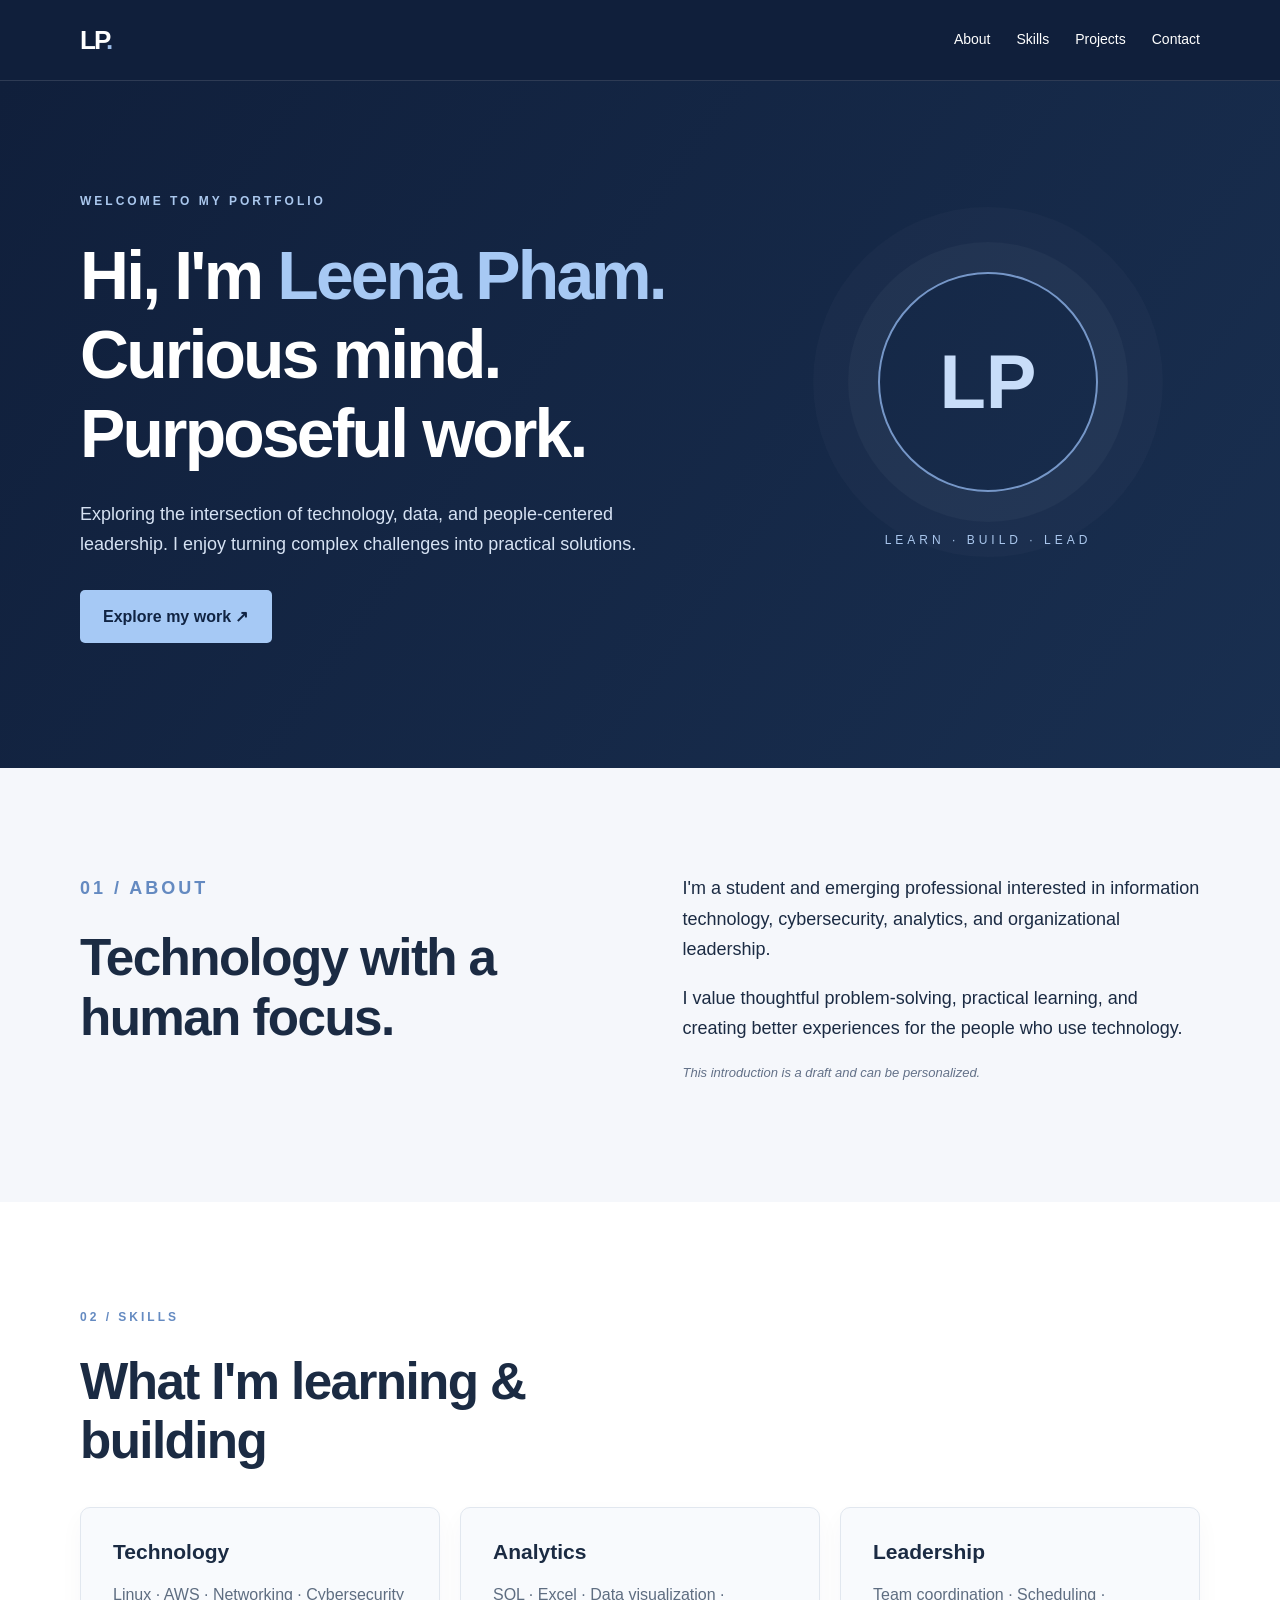
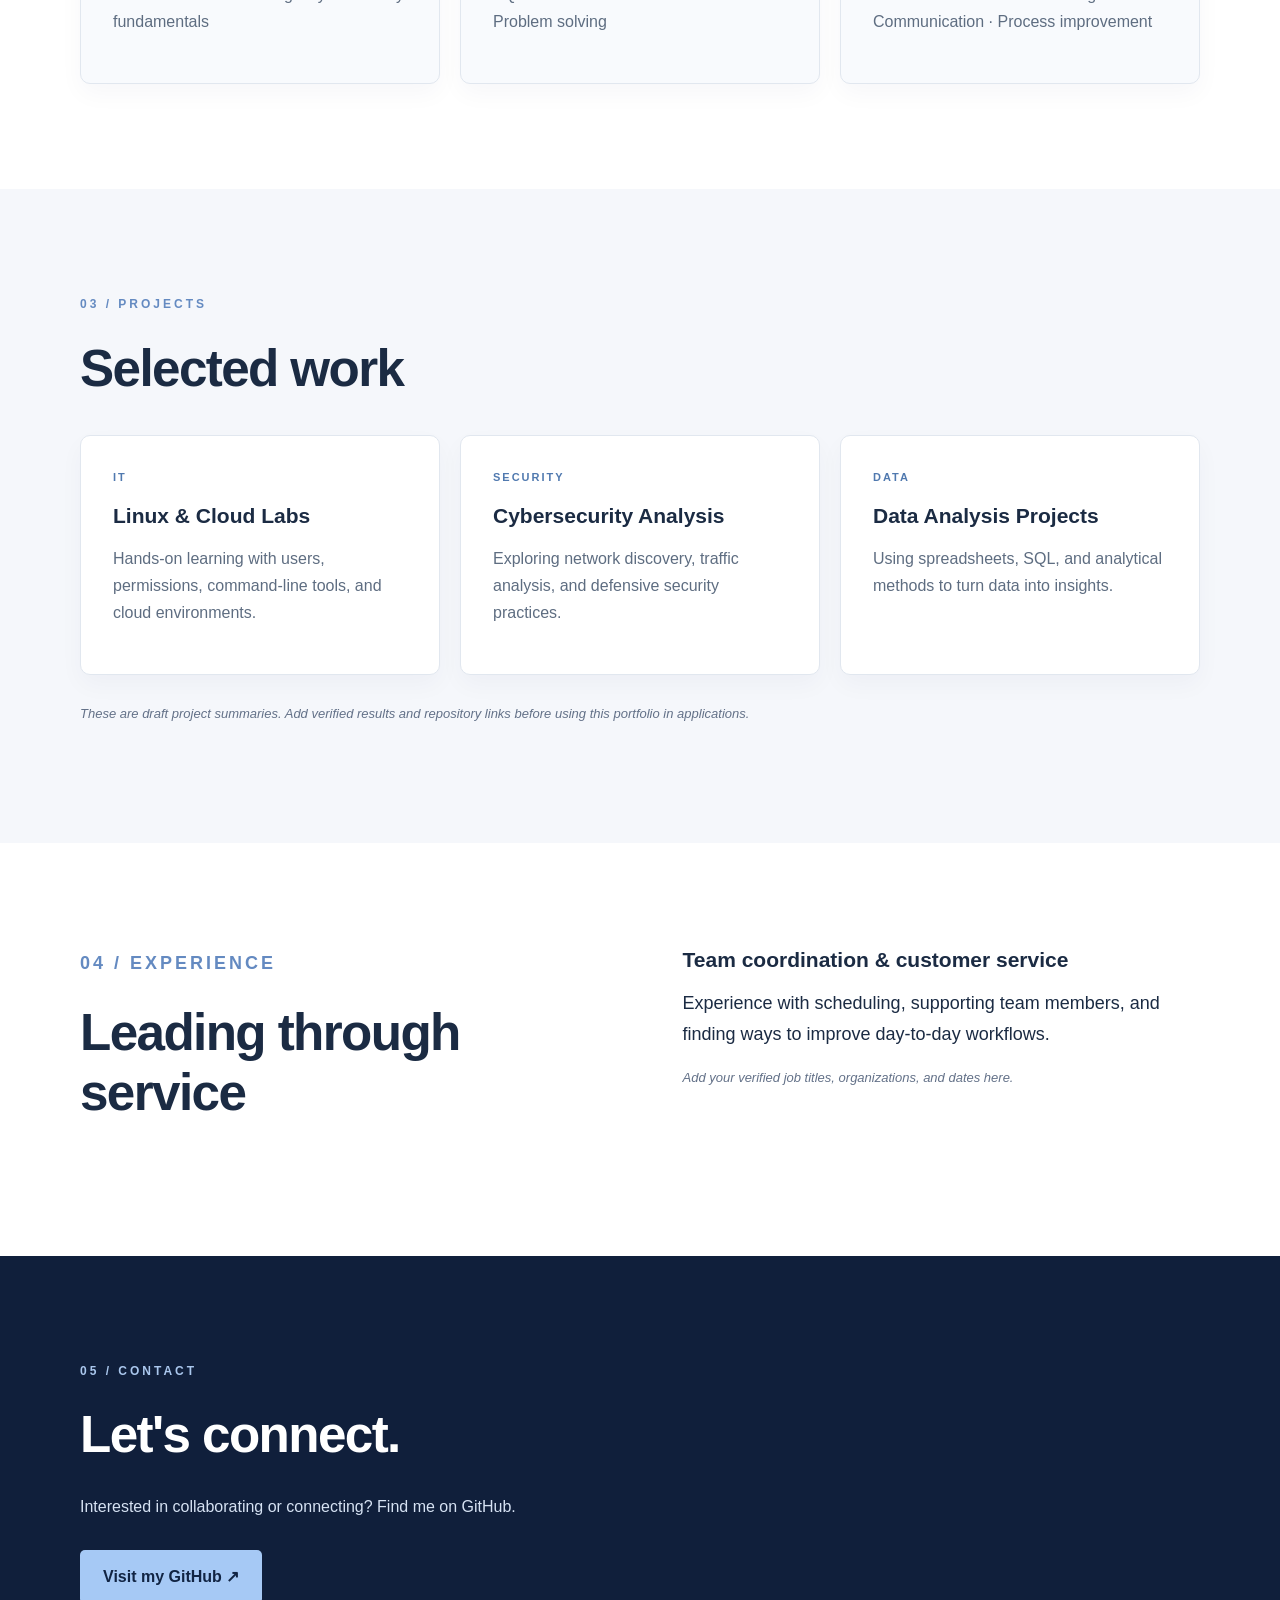
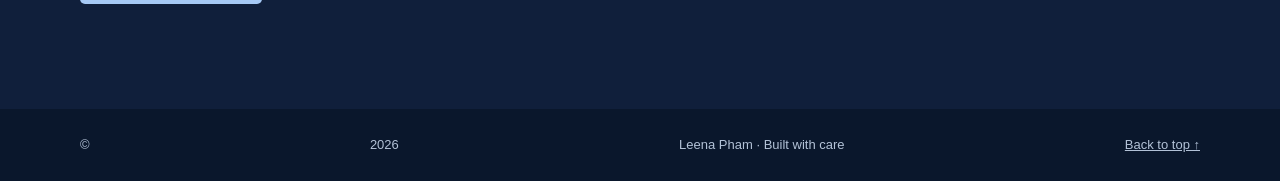
<file: index.html>
<!doctype html>
<html lang="en"><head><meta charset="utf-8"><meta name="viewport" content="width=device-width,initial-scale=1"><meta name="description" content="Leena Pham — portfolio in technology, analytics, and leadership"><title>Leena Pham | Portfolio</title><link rel="stylesheet" href="style.css"></head>
<body><header><nav class="wrap nav"><a class="logo" href="#home">LP<span>.</span></a><div class="links"><a href="#about">About</a><a href="#skills">Skills</a><a href="#projects">Projects</a><a href="#contact">Contact</a></div></nav></header>
<main><section class="hero" id="home"><div class="wrap hero-grid"><div><p class="eyebrow">WELCOME TO MY PORTFOLIO</p><h1>Hi, I'm <em>Leena Pham.</em><br>Curious mind.<br>Purposeful work.</h1><p class="lead">Exploring the intersection of technology, data, and people-centered leadership. I enjoy turning complex challenges into practical solutions.</p><a class="btn" href="#projects">Explore my work ↗</a></div><div class="art"><div class="circle">LP</div><p>LEARN · BUILD · LEAD</p></div></div></section>
<section id="about" class="section light"><div class="wrap two"><div><p class="eyebrow">01 / ABOUT</p><h2>Technology with a human focus.</h2></div><div><p>I'm a student and emerging professional interested in information technology, cybersecurity, analytics, and organizational leadership.</p><p>I value thoughtful problem-solving, practical learning, and creating better experiences for the people who use technology.</p><p class="note">This introduction is a draft and can be personalized.</p></div></div></section>
<section id="skills" class="section"><div class="wrap"><p class="eyebrow">02 / SKILLS</p><h2>What I'm learning & building</h2><div class="cards"><article><h3>Technology</h3><p>Linux · AWS · Networking · Cybersecurity fundamentals</p></article><article><h3>Analytics</h3><p>SQL · Excel · Data visualization · Problem solving</p></article><article><h3>Leadership</h3><p>Team coordination · Scheduling · Communication · Process improvement</p></article></div></div></section>
<section id="projects" class="section light"><div class="wrap"><p class="eyebrow">03 / PROJECTS</p><h2>Selected work</h2><div class="cards"><article><span class="tag">IT</span><h3>Linux & Cloud Labs</h3><p>Hands-on learning with users, permissions, command-line tools, and cloud environments.</p></article><article><span class="tag">SECURITY</span><h3>Cybersecurity Analysis</h3><p>Exploring network discovery, traffic analysis, and defensive security practices.</p></article><article><span class="tag">DATA</span><h3>Data Analysis Projects</h3><p>Using spreadsheets, SQL, and analytical methods to turn data into insights.</p></article></div><p class="note">These are draft project summaries. Add verified results and repository links before using this portfolio in applications.</p></div></section>
<section id="experience" class="section"><div class="wrap two"><div><p class="eyebrow">04 / EXPERIENCE</p><h2>Leading through service</h2></div><div><h3>Team coordination & customer service</h3><p>Experience with scheduling, supporting team members, and finding ways to improve day-to-day workflows.</p><p class="note">Add your verified job titles, organizations, and dates here.</p></div></div></section>
<section id="contact" class="section contact"><div class="wrap"><p class="eyebrow">05 / CONTACT</p><h2>Let's connect.</h2><p>Interested in collaborating or connecting? Find me on GitHub.</p><a class="btn" href="https://github.com/nguyetphamlc99-tech" target="_blank" rel="noopener noreferrer">Visit my GitHub ↗</a></div></section></main>
<footer><div class="wrap">© <span id="year">2026</span> Leena Pham · Built with care <a href="#home">Back to top ↑</a></div></footer><script>document.getElementById('year').textContent=new Date().getFullYear()</script></body></html>
</file>
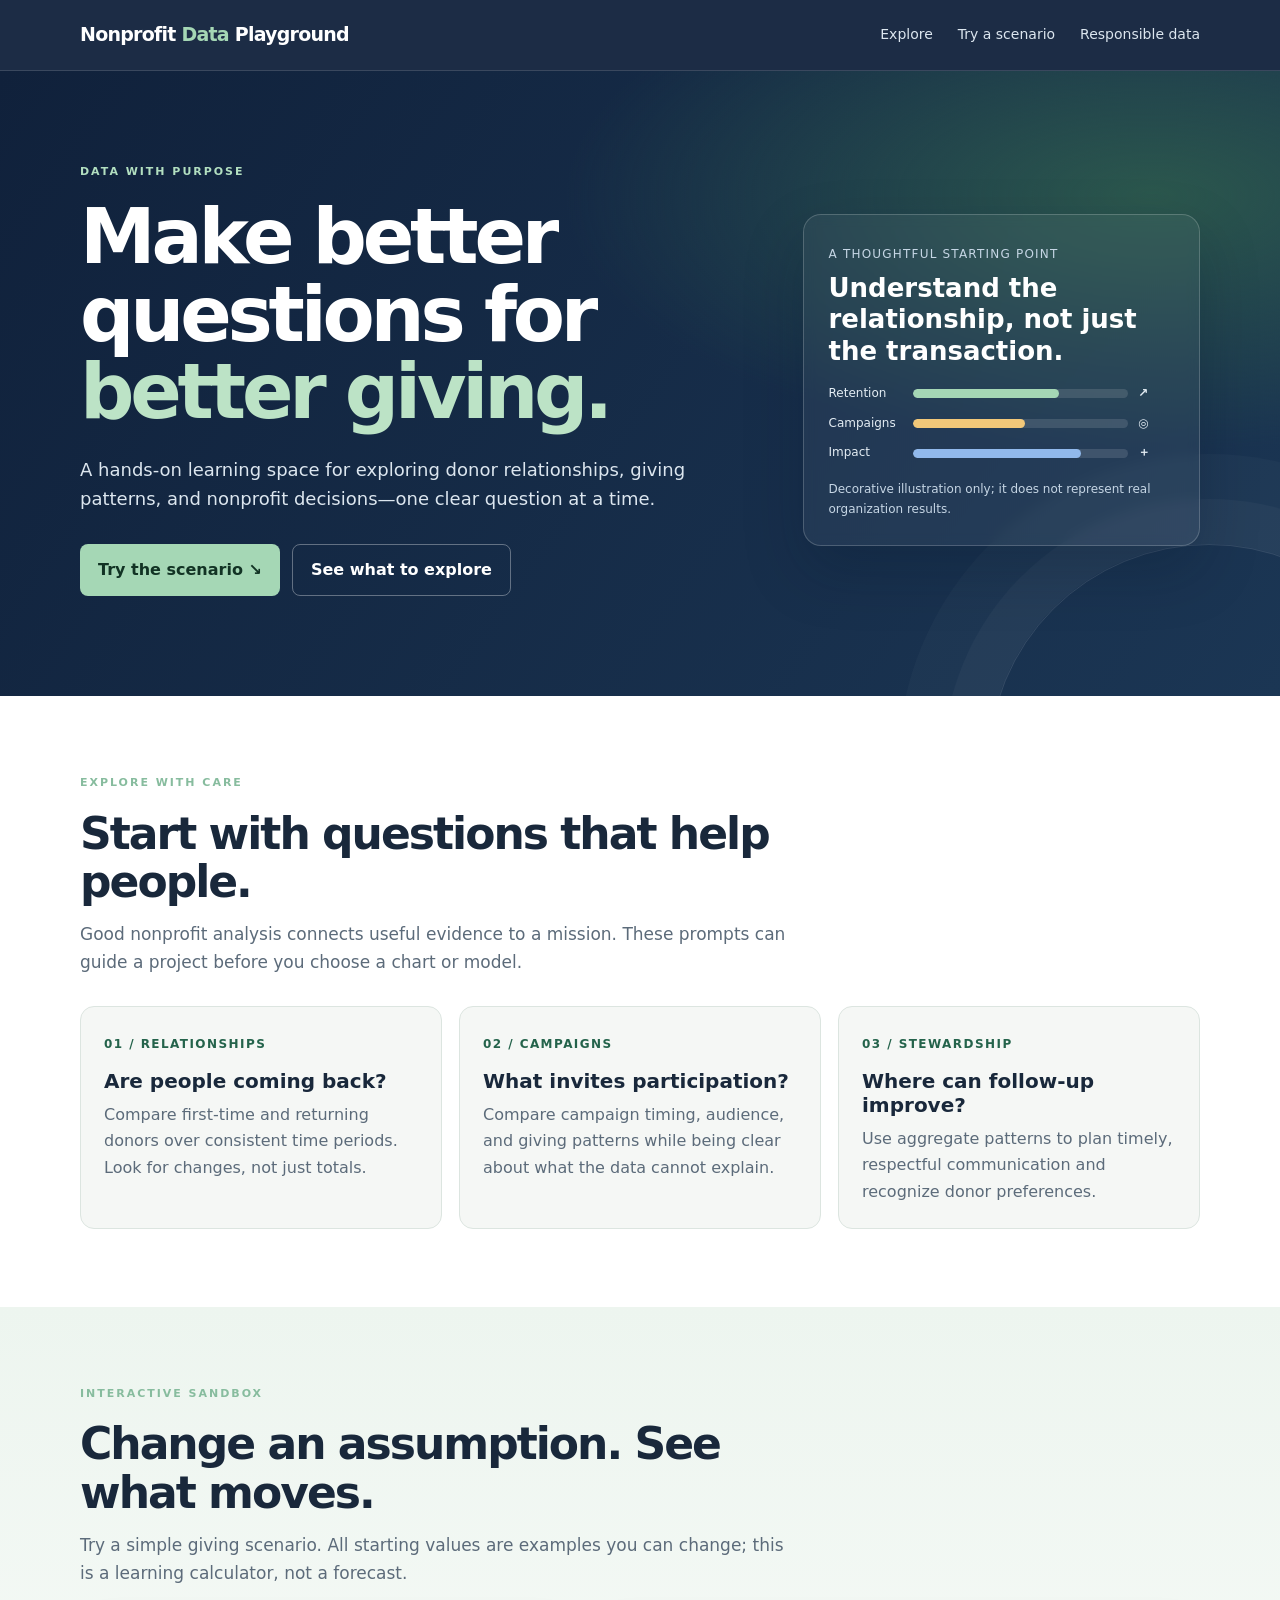
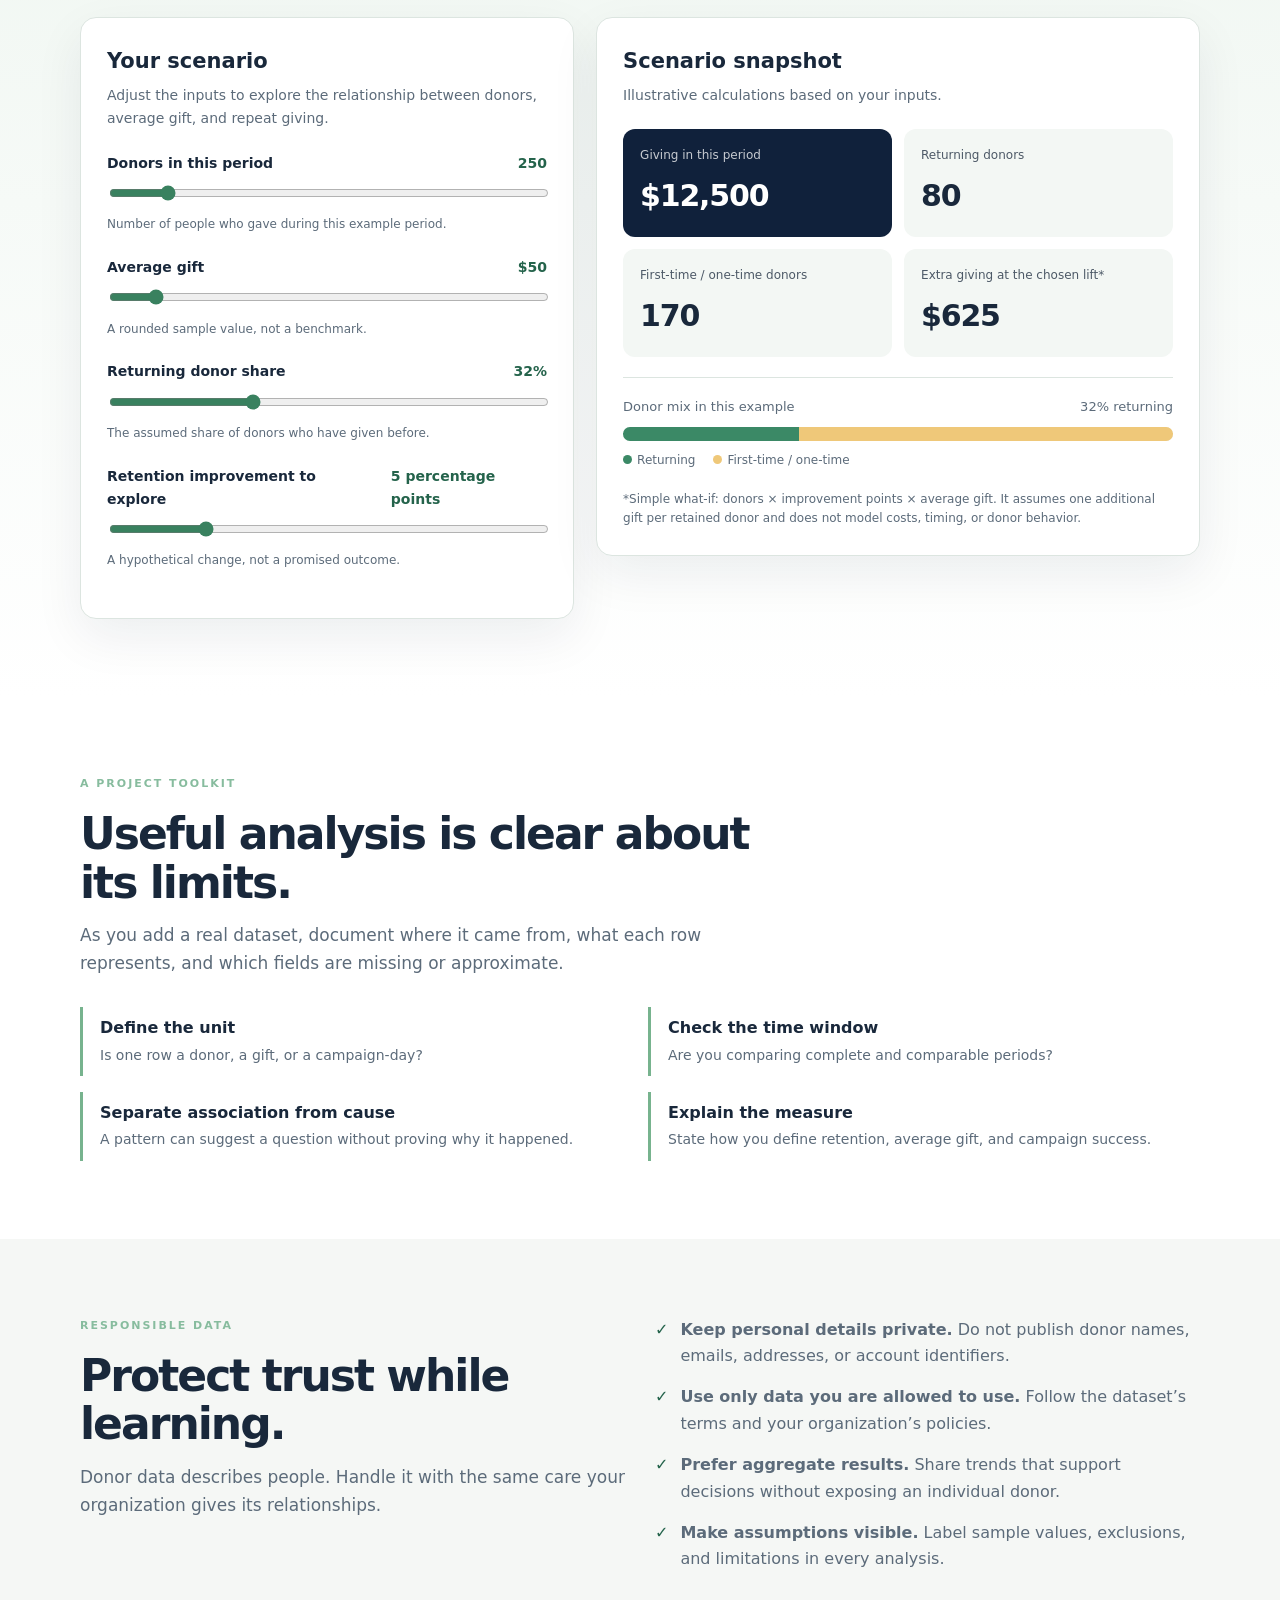
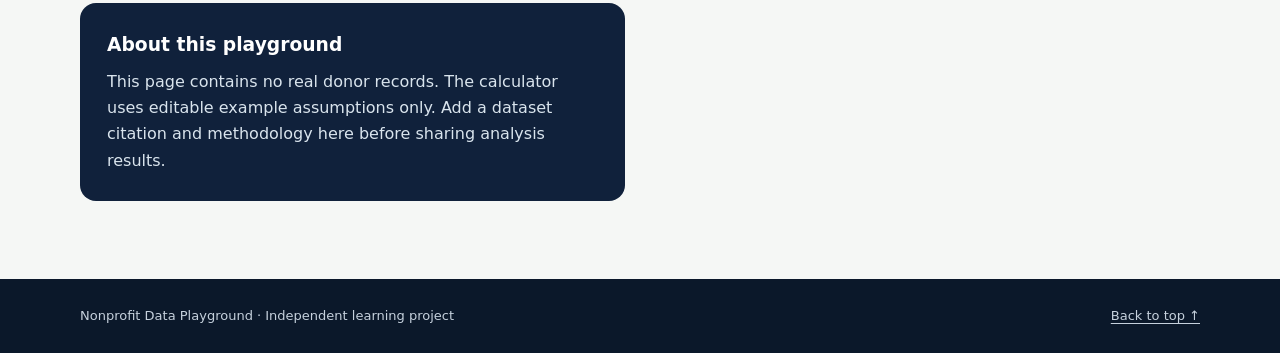
<file: nonprofit-data-playground/index.html>
<!doctype html>
<html lang="en">
<head>
  <meta charset="utf-8">
  <meta name="viewport" content="width=device-width, initial-scale=1">
  <meta name="description" content="An interactive learning space for exploring nonprofit donor relationships and giving scenarios.">
  <meta name="theme-color" content="#10213b">
  <title>Nonprofit Data Playground</title>
  <style>
    :root{--navy:#10213b;--navy2:#1b3654;--ink:#19283b;--muted:#5c6b7a;--paper:#f5f7f5;--white:#fff;--line:#dce5e0;--green:#a5d7b5;--green-dark:#24634b;--mint:#e4f2e8;--gold:#f2c879;--shadow:0 18px 50px #10213b12}
    *{box-sizing:border-box}html{scroll-behavior:smooth}body{margin:0;color:var(--ink);background:var(--paper);font:16px/1.65 Inter,ui-sans-serif,system-ui,-apple-system,"Segoe UI",Arial,sans-serif}a{color:inherit;text-decoration:none}.wrap{width:min(1120px,90%);margin-inline:auto}
    .topbar{position:sticky;top:0;z-index:5;background:#10213bf2;color:white;border-bottom:1px solid #ffffff22;backdrop-filter:blur(12px)}.nav{min-height:70px;display:flex;justify-content:space-between;align-items:center;gap:24px}.brand{font-weight:850;letter-spacing:-.04em;font-size:19px}.brand span{color:var(--green)}.navlinks{display:flex;gap:25px;font-size:14px;color:#dce6ef}.navlinks a:hover{color:var(--green)}
    .hero{position:relative;overflow:hidden;background:radial-gradient(ellipse at 90% 20%,#2b574d 0,transparent 36%),linear-gradient(125deg,var(--navy),var(--navy2));color:white;padding:92px 0 100px}.hero:after{content:"";position:absolute;width:440px;height:440px;border:1px solid #ffffff1e;border-radius:50%;right:-150px;bottom:-290px;box-shadow:0 0 0 45px #ffffff08,0 0 0 90px #ffffff06}.hero-grid{display:grid;grid-template-columns:1.25fr .75fr;gap:60px;align-items:center;position:relative;z-index:1}.eyebrow{margin:0 0 17px;color:#87bc9e;text-transform:uppercase;letter-spacing:.18em;font-weight:800;font-size:11px}.hero .eyebrow{color:#b2dfc0}.hero h1{font-size:clamp(43px,6vw,76px);line-height:1.02;letter-spacing:-.055em;margin:0 0 24px;max-width:700px}.hero h1 em{font-style:normal;color:#bce3c6}.lead{max-width:610px;font-size:18px;color:#dce6ef;margin:0 0 30px}.actions{display:flex;gap:12px;flex-wrap:wrap}.button{display:inline-flex;align-items:center;justify-content:center;border-radius:8px;padding:12px 18px;font-weight:750;background:var(--green);color:#123324;transition:transform .18s,background .18s}.button:hover{transform:translateY(-2px);background:#c2ebcb}.button.secondary{background:transparent;color:white;border:1px solid #ffffff55}.button.secondary:hover{background:#ffffff12}.hero-card{border:1px solid #ffffff30;background:#ffffff0d;backdrop-filter:blur(6px);padding:25px;border-radius:18px;box-shadow:0 25px 60px #07142735}.hero-card .label{font-size:12px;color:#c6d6e5;text-transform:uppercase;letter-spacing:.1em}.hero-card strong{display:block;font-size:26px;line-height:1.2;margin:7px 0 17px}.mini-bars{display:grid;gap:10px}.bar-row{display:grid;grid-template-columns:74px 1fr 36px;align-items:center;gap:10px;font-size:12px;color:#e4edf4}.track{height:9px;border-radius:99px;background:#ffffff20;overflow:hidden}.track i{display:block;height:100%;border-radius:inherit;background:var(--green)}.bar-row:nth-child(2) .track i{background:var(--gold)}.bar-row:nth-child(3) .track i{background:#91b9ec}
    .section{padding:78px 0}.section.light{background:white}.section-head{max-width:720px;margin-bottom:30px}.section h2{font-size:clamp(30px,4vw,44px);letter-spacing:-.045em;line-height:1.1;margin:0 0 14px}.section-intro{color:var(--muted);font-size:17px;margin:0}.cards{display:grid;grid-template-columns:repeat(3,1fr);gap:17px}.card{background:white;border:1px solid var(--line);border-radius:14px;padding:23px;box-shadow:var(--shadow)}.light .card{background:var(--paper);box-shadow:none}.card .num{font-size:12px;font-weight:800;color:var(--green-dark);letter-spacing:.12em}.card h3{font-size:20px;line-height:1.2;margin:12px 0 9px}.card p{color:var(--muted);margin:0}
    .playground{background:linear-gradient(180deg,#edf5ef,white)}.lab-grid{display:grid;grid-template-columns:.9fr 1.1fr;gap:22px;align-items:start}.controls,.results{background:white;border:1px solid var(--line);border-radius:16px;padding:26px;box-shadow:var(--shadow)}.controls h3,.results h3{font-size:21px;margin:0 0 5px}.sub{color:var(--muted);font-size:14px;margin:0 0 22px}.field{margin:0 0 21px}.field label{display:flex;justify-content:space-between;gap:15px;font-weight:700;font-size:14px;margin-bottom:8px}.field output{color:var(--green-dark);font-variant-numeric:tabular-nums}.field input[type=range]{width:100%;accent-color:#39815f}.field input[type=number]{width:100%;border:1px solid #cbd8d0;background:#fbfdfb;border-radius:8px;padding:11px 12px;font:inherit}.hint{font-size:12px;color:var(--muted);margin:6px 0 0}.result-grid{display:grid;grid-template-columns:repeat(2,1fr);gap:12px}.metric{padding:17px;border-radius:12px;background:#f3f7f4}.metric.highlight{background:var(--navy);color:white}.metric small{display:block;font-size:12px;opacity:.76}.metric strong{display:block;font-size:clamp(22px,3vw,30px);letter-spacing:-.04em;margin-top:5px}.mix{margin-top:20px;border-top:1px solid var(--line);padding-top:18px}.mix-label{display:flex;justify-content:space-between;gap:12px;font-size:13px;color:var(--muted);margin-bottom:9px}.mixbar{display:flex;height:14px;overflow:hidden;border-radius:99px;background:#e6ece8}.mixbar span:first-child{background:#3b8966}.mixbar span:last-child{background:#efc879}.legend{display:flex;gap:18px;flex-wrap:wrap;margin-top:10px;font-size:12px;color:var(--muted)}.dot{display:inline-block;width:9px;height:9px;border-radius:50%;margin-right:5px;background:#3b8966}.dot.gold{background:#efc879}.formula{margin:19px 0 0;color:var(--muted);font-size:12px}
    .questions{display:grid;grid-template-columns:1fr 1fr;gap:16px}.question{border-left:3px solid #77b38e;padding:8px 0 8px 17px}.question strong{display:block;font-size:16px}.question span{color:var(--muted);font-size:14px}
    .ethics{display:grid;grid-template-columns:1fr 1fr;gap:30px;align-items:start}.ethics-note{background:var(--navy);color:white;border-radius:16px;padding:27px}.ethics-note h3{margin:0 0 8px}.ethics-note p{color:#d9e4ed;margin:0}.checks{display:grid;gap:15px}.check{display:flex;gap:12px}.check b{color:var(--green-dark)}.check p{margin:0;color:var(--muted)}footer{background:#0b182a;color:#c6d1dd;padding:26px 0;font-size:13px}.foot{display:flex;justify-content:space-between;gap:16px;align-items:center}.foot a{text-decoration:underline;text-underline-offset:3px}
    :focus-visible{outline:3px solid #e2b95e;outline-offset:3px} @media(max-width:760px){.navlinks{gap:13px;font-size:12px}.hero{padding:68px 0 75px}.hero-grid,.lab-grid,.ethics{grid-template-columns:1fr;gap:24px}.hero-card{max-width:460px}.section{padding:60px 0}.cards{grid-template-columns:1fr}.questions{grid-template-columns:1fr}.foot{display:block}.foot span{display:block;margin-bottom:8px}} @media(prefers-reduced-motion:reduce){html{scroll-behavior:auto}*,*:before,*:after{transition:none!important}}
  </style>
</head>
<body>
  <header class="topbar">
    <nav class="wrap nav" aria-label="Main navigation">
      <a class="brand" href="#top">Nonprofit <span>Data</span> Playground</a>
      <div class="navlinks"><a href="#questions">Explore</a><a href="#playground">Try a scenario</a><a href="#responsible">Responsible data</a></div>
    </nav>
  </header>
  <main id="top">
    <section class="hero">
      <div class="wrap hero-grid">
        <div>
          <p class="eyebrow">Data with purpose</p>
          <h1>Make better questions for <em>better giving.</em></h1>
          <p class="lead">A hands-on learning space for exploring donor relationships, giving patterns, and nonprofit decisions—one clear question at a time.</p>
          <div class="actions"><a class="button" href="#playground">Try the scenario ↘</a><a class="button secondary" href="#questions">See what to explore</a></div>
        </div>
        <aside class="hero-card" aria-label="Illustrative nonprofit data categories">
          <span class="label">A thoughtful starting point</span>
          <strong>Understand the relationship, not just the transaction.</strong>
          <div class="mini-bars" aria-hidden="true">
            <div class="bar-row"><span>Retention</span><div class="track"><i style="width:68%"></i></div><b>↗</b></div>
            <div class="bar-row"><span>Campaigns</span><div class="track"><i style="width:52%"></i></div><b>◎</b></div>
            <div class="bar-row"><span>Impact</span><div class="track"><i style="width:78%"></i></div><b>＋</b></div>
          </div>
          <p class="hint" style="color:#c6d6e5;margin:17px 0 0">Decorative illustration only; it does not represent real organization results.</p>
        </aside>
      </div>
    </section>
    <section class="section light" id="questions">
      <div class="wrap">
        <div class="section-head"><p class="eyebrow">Explore with care</p><h2>Start with questions that help people.</h2><p class="section-intro">Good nonprofit analysis connects useful evidence to a mission. These prompts can guide a project before you choose a chart or model.</p></div>
        <div class="cards">
          <article class="card"><span class="num">01 / RELATIONSHIPS</span><h3>Are people coming back?</h3><p>Compare first-time and returning donors over consistent time periods. Look for changes, not just totals.</p></article>
          <article class="card"><span class="num">02 / CAMPAIGNS</span><h3>What invites participation?</h3><p>Compare campaign timing, audience, and giving patterns while being clear about what the data cannot explain.</p></article>
          <article class="card"><span class="num">03 / STEWARDSHIP</span><h3>Where can follow-up improve?</h3><p>Use aggregate patterns to plan timely, respectful communication and recognize donor preferences.</p></article>
        </div>
      </div>
    </section>
    <section class="section playground" id="playground">
      <div class="wrap">
        <div class="section-head"><p class="eyebrow">Interactive sandbox</p><h2>Change an assumption. See what moves.</h2><p class="section-intro">Try a simple giving scenario. All starting values are examples you can change; this is a learning calculator, not a forecast.</p></div>
        <div class="lab-grid">
          <form class="controls" onsubmit="return false" aria-label="Giving scenario inputs">
            <h3>Your scenario</h3><p class="sub">Adjust the inputs to explore the relationship between donors, average gift, and repeat giving.</p>
            <div class="field"><label for="donors">Donors in this period <output id="donorsOut" for="donors">250</output></label><input id="donors" type="range" min="10" max="2000" step="10" value="250"><p class="hint">Number of people who gave during this example period.</p></div>
            <div class="field"><label for="gift">Average gift <output id="giftOut" for="gift">$50</output></label><input id="gift" type="range" min="5" max="500" step="5" value="50"><p class="hint">A rounded sample value, not a benchmark.</p></div>
            <div class="field"><label for="repeat">Returning donor share <output id="repeatOut" for="repeat">32%</output></label><input id="repeat" type="range" min="0" max="100" step="1" value="32"><p class="hint">The assumed share of donors who have given before.</p></div>
            <div class="field"><label for="goal">Retention improvement to explore <output id="goalOut" for="goal">5 percentage points</output></label><input id="goal" type="range" min="1" max="20" step="1" value="5"><p class="hint">A hypothetical change, not a promised outcome.</p></div>
          </form>
          <section class="results" aria-live="polite" aria-atomic="true">
            <h3>Scenario snapshot</h3><p class="sub">Illustrative calculations based on your inputs.</p>
            <div class="result-grid">
              <div class="metric highlight"><small>Giving in this period</small><strong id="total">$12,500</strong></div>
              <div class="metric"><small>Returning donors</small><strong id="returning">80</strong></div>
              <div class="metric"><small>First-time / one-time donors</small><strong id="firstTime">170</strong></div>
              <div class="metric"><small>Extra giving at the chosen lift*</small><strong id="lift">$625</strong></div>
            </div>
            <div class="mix"><div class="mix-label"><span>Donor mix in this example</span><span id="mixLabel">32% returning</span></div><div class="mixbar" role="img" aria-label="Donor mix bar"><span id="repeatBar" style="width:32%"></span><span id="firstBar" style="width:68%"></span></div><div class="legend"><span><i class="dot"></i>Returning</span><span><i class="dot gold"></i>First-time / one-time</span></div></div>
            <p class="formula">*Simple what-if: donors × improvement points × average gift. It assumes one additional gift per retained donor and does not model costs, timing, or donor behavior.</p>
          </section>
        </div>
      </div>
    </section>
    <section class="section light">
      <div class="wrap">
        <div class="section-head"><p class="eyebrow">A project toolkit</p><h2>Useful analysis is clear about its limits.</h2><p class="section-intro">As you add a real dataset, document where it came from, what each row represents, and which fields are missing or approximate.</p></div>
        <div class="questions">
          <div class="question"><strong>Define the unit</strong><span>Is one row a donor, a gift, or a campaign-day?</span></div>
          <div class="question"><strong>Check the time window</strong><span>Are you comparing complete and comparable periods?</span></div>
          <div class="question"><strong>Separate association from cause</strong><span>A pattern can suggest a question without proving why it happened.</span></div>
          <div class="question"><strong>Explain the measure</strong><span>State how you define retention, average gift, and campaign success.</span></div>
        </div>
      </div>
    </section>
    <section class="section" id="responsible">
      <div class="wrap ethics">
        <div><p class="eyebrow">Responsible data</p><h2>Protect trust while learning.</h2><p class="section-intro">Donor data describes people. Handle it with the same care your organization gives its relationships.</p></div>
        <div class="checks">
          <div class="check"><b>✓</b><p><strong>Keep personal details private.</strong> Do not publish donor names, emails, addresses, or account identifiers.</p></div>
          <div class="check"><b>✓</b><p><strong>Use only data you are allowed to use.</strong> Follow the dataset’s terms and your organization’s policies.</p></div>
          <div class="check"><b>✓</b><p><strong>Prefer aggregate results.</strong> Share trends that support decisions without exposing an individual donor.</p></div>
          <div class="check"><b>✓</b><p><strong>Make assumptions visible.</strong> Label sample values, exclusions, and limitations in every analysis.</p></div>
        </div>
        <aside class="ethics-note"><h3>About this playground</h3><p>This page contains no real donor records. The calculator uses editable example assumptions only. Add a dataset citation and methodology here before sharing analysis results.</p></aside>
      </div>
    </section>
  </main>
  <footer><div class="wrap foot"><span>Nonprofit Data Playground · Independent learning project</span><a href="#top">Back to top ↑</a></div></footer>
  <script>
    (function(){
      const donors=document.getElementById('donors');
      const gift=document.getElementById('gift');
      const repeat=document.getElementById('repeat');
      const goal=document.getElementById('goal');
      const money=new Intl.NumberFormat('en-US',{style:'currency',currency:'USD',maximumFractionDigits:0});
      function update(){
        const d=Number(donors.value), g=Number(gift.value), r=Number(repeat.value), p=Number(goal.value);
        const returning=Math.round(d*r/100), first=Math.max(0,d-returning);
        document.getElementById('donorsOut').textContent=d.toLocaleString('en-US');
        document.getElementById('giftOut').textContent=money.format(g);
        document.getElementById('repeatOut').textContent=r+'%';
        document.getElementById('goalOut').textContent=p+' percentage points';
        document.getElementById('total').textContent=money.format(d*g);
        document.getElementById('returning').textContent=returning.toLocaleString('en-US');
        document.getElementById('firstTime').textContent=first.toLocaleString('en-US');
        document.getElementById('lift').textContent=money.format(Math.round(d*(p/100)*g));
        document.getElementById('mixLabel').textContent=r+'% returning';
        document.getElementById('repeatBar').style.width=r+'%';
        document.getElementById('firstBar').style.width=(100-r)+'%';
        document.querySelector('.mixbar').setAttribute('aria-label',r+'% returning donors and '+(100-r)+'% first-time or one-time donors');
      }
      [donors,gift,repeat,goal].forEach(function(input){input.addEventListener('input',update)});
      update();
    }());
  </script>
</body>
</html>
</file>
<file: style.css>
:root{--navy:#101f3b;--navy2:#192f50;--blue:#567fbb;--paper:#f5f7fb;--ink:#1b2b43;--muted:#637188}*{box-sizing:border-box}html{scroll-behavior:smooth}body{margin:0;font-family:Inter,Segoe UI,Arial,sans-serif;color:var(--ink);line-height:1.7}a{color:inherit;text-decoration:none}.wrap{width:min(1120px,90%);margin:auto}header{background:var(--navy);color:white;position:sticky;top:0;z-index:5;border-bottom:1px solid #ffffff20}.nav{display:flex;justify-content:space-between;align-items:center;padding:18px 0}.logo{font-size:26px;font-weight:800;letter-spacing:-2px}.logo span{color:#9cbde9}.links{display:flex;gap:26px;font-size:14px}.links a:hover{color:#a8c9fa}.hero{background:linear-gradient(125deg,var(--navy),var(--navy2));color:white;padding:110px 0 125px}.hero-grid{display:grid;grid-template-columns:1.5fr 1fr;align-items:center;gap:60px}.eyebrow{font-size:12px;letter-spacing:3px;font-weight:800;color:#648ac1;margin:0 0 24px}.hero .eyebrow,.contact .eyebrow{color:#aac7ed}h1,h2,h3{line-height:1.17}h1{font-size:clamp(42px,5.3vw,75px);letter-spacing:-2.8px;margin:0 0 25px}h1 em{font-style:normal;color:#a7c9f4}h2{font-size:clamp(34px,4vw,52px);letter-spacing:-1.6px;margin:0 0 28px;max-width:620px}h3{font-size:21px;margin:0 0 15px}.lead{font-size:18px;color:#d6e2f3;max-width:580px;margin-bottom:30px}.btn{display:inline-block;background:#a6c9f5;color:#112443;border-radius:5px;padding:13px 23px;font-weight:800;transition:transform .2s}.btn:hover{transform:translateY(-3px)}.art{text-align:center}.circle{border:2px solid #7697c8;box-shadow:0 0 0 30px #ffffff08,0 0 0 65px #ffffff05;width:220px;height:220px;border-radius:50%;display:grid;place-items:center;margin:0 auto 38px;font-size:76px;font-weight:800;color:#c8ddf9}.art p{letter-spacing:4px;font-size:12px;color:#aac7ed}.section{padding:105px 0}.light{background:var(--paper)}.two{display:grid;grid-template-columns:1fr 1fr;gap:85px}.two p{font-size:18px;margin-top:0}.note{font-size:13px!important;color:var(--muted);font-style:italic;margin-top:28px}.cards{display:grid;grid-template-columns:repeat(3,1fr);gap:20px;margin-top:36px}.cards article{background:white;border:1px solid #e1e7ef;border-radius:10px;padding:32px;box-shadow:0 10px 25px #14284a09}.section:not(.light) .cards article{background:#f8fafd}.cards p{color:#5e6d81}.tag{font-size:11px;letter-spacing:2px;font-weight:800;color:#5079af;display:block;margin-bottom:18px}.contact{background:var(--navy);color:white}.contact p:not(.eyebrow){color:#d6e2f3;margin-bottom:30px}footer{background:#0a172c;color:#b3c2d7;padding:25px 0;font-size:13px}footer .wrap{display:flex;justify-content:space-between;gap:20px}footer a{text-decoration:underline}@media(max-width:760px){.hero{padding:70px 0}.hero-grid,.two{grid-template-columns:1fr;gap:35px}.art{display:none}.cards{grid-template-columns:1fr}.section{padding:65px 0}.links{gap:12px;font-size:12px}h1{letter-spacing:-1px}footer .wrap{display:block}}
</file>
